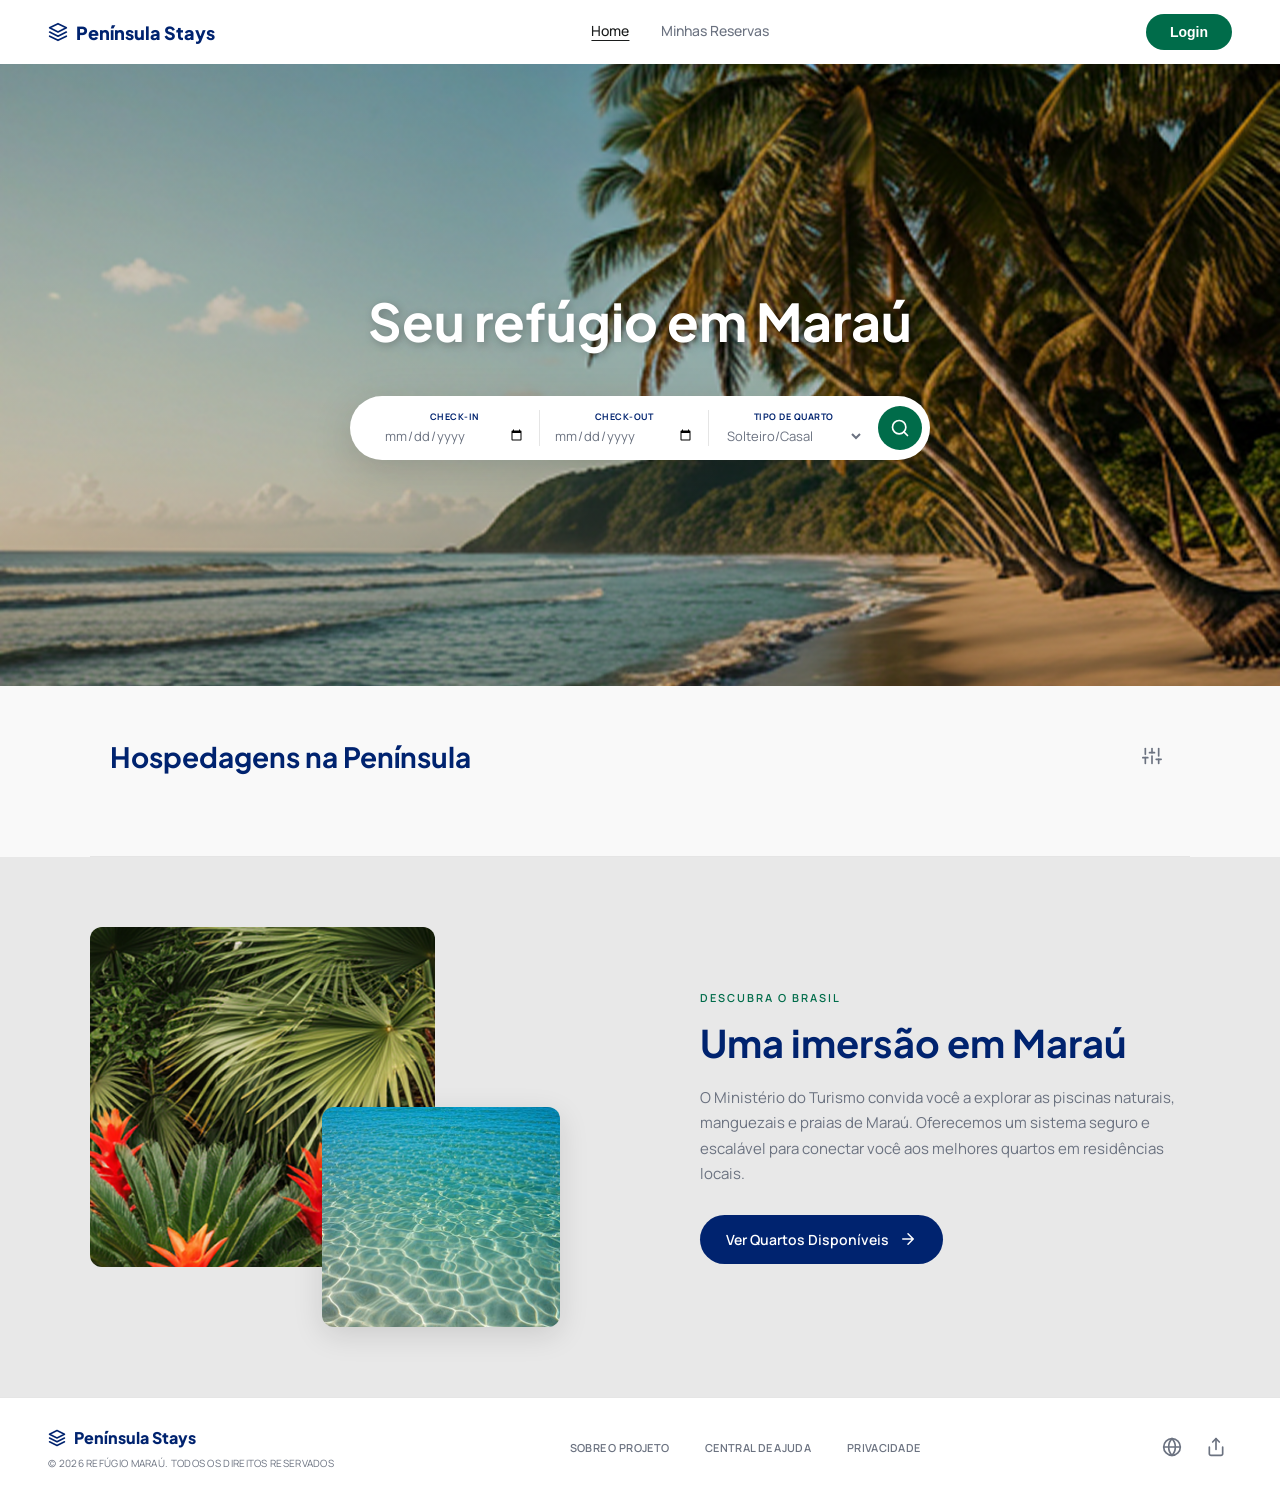
<file: docs/frontEnd/index.html>
<!DOCTYPE html>
<html lang="pt-BR">
<head>
    <meta charset="UTF-8">
    <meta name="viewport" content="width=device-width, initial-scale=1.0">
    <title>Península Stays | Hospedagem em Maraú</title>
    <link rel="stylesheet" href="style.css">
    <link href="https://fonts.googleapis.com/css2?family=Manrope:wght@400;500;600;700&family=Plus+Jakarta+Sans:wght@600;700;800&display=swap" rel="stylesheet">
</head>
<body>

    <!-- HEADER -->
    <header class="header">
        <div class="logo">
            <svg class="logo-icon" width="20" height="20" viewBox="0 0 24 24" fill="none" xmlns="http://www.w3.org/2000/svg">
                <path d="M12 2L2 7L12 12L22 7L12 2Z" stroke="currentColor" stroke-width="2" stroke-linecap="round" stroke-linejoin="round"/>
                <path d="M2 17L12 22L22 17" stroke="currentColor" stroke-width="2" stroke-linecap="round" stroke-linejoin="round"/>
                <path d="M2 12L12 17L22 12" stroke="currentColor" stroke-width="2" stroke-linecap="round" stroke-linejoin="round"/>
            </svg>
            <span>Península Stays</span>
        </div>
        <nav class="nav-menu">
            <a href="index.html" class="ativo">Home</a>
            <a href="reservas.html">Minhas Reservas</a>
        </nav>
        <button class="btn-login">Login</button>
    </header>

    <!-- HERO SECTION -->
    <section class="hero">
        <div class="hero-content">
            <h1>Seu refúgio em Maraú</h1>
            
            <div class="search-bar">
                <div class="search-field">
                    <label>CHECK-IN</label>
                    <input type="text" placeholder="Adicionar Data">
                </div>
                <div class="divisor"></div>
                <div class="search-field">
                    <label>CHECK-OUT</label>
                    <input type="text" placeholder="Adicionar Data">
                </div>
                <div class="divisor"></div>
                <div class="search-field">
                    <label>TIPO DE QUARTO</label>
                    <select>
                        <option>Solteiro/Casal</option>
                        <option>Solteiro</option>
                        <option>Casal</option>
                    </select>
                </div>
                <button class="btn-buscar">
                    <svg width="20" height="20" viewBox="0 0 24 24" fill="none" xmlns="http://www.w3.org/2000/svg">
                        <circle cx="11" cy="11" r="8" stroke="white" stroke-width="2"/>
                        <path d="M21 21L16.65 16.65" stroke="white" stroke-width="2" stroke-linecap="round"/>
                    </svg>
                </button>
            </div>
        </div>
    </section>

    <!-- QUARTOS SECTION -->
    <section class="quartos-section">
        <div class="quartos-header">
            <h2>Hospedagens na Península</h2>
            <button class="btn-filtro">
                <svg width="20" height="20" viewBox="0 0 24 24" fill="none" xmlns="http://www.w3.org/2000/svg">
                    <line x1="4" y1="21" x2="4" y2="14" stroke="currentColor" stroke-width="2" stroke-linecap="round"/>
                    <line x1="4" y1="10" x2="4" y2="3" stroke="currentColor" stroke-width="2" stroke-linecap="round"/>
                    <line x1="12" y1="21" x2="12" y2="12" stroke="currentColor" stroke-width="2" stroke-linecap="round"/>
                    <line x1="12" y1="8" x2="12" y2="3" stroke="currentColor" stroke-width="2" stroke-linecap="round"/>
                    <line x1="20" y1="21" x2="20" y2="16" stroke="currentColor" stroke-width="2" stroke-linecap="round"/>
                    <line x1="20" y1="12" x2="20" y2="3" stroke="currentColor" stroke-width="2" stroke-linecap="round"/>
                    <line x1="1" y1="14" x2="7" y2="14" stroke="currentColor" stroke-width="2" stroke-linecap="round"/>
                    <line x1="9" y1="8" x2="15" y2="8" stroke="currentColor" stroke-width="2" stroke-linecap="round"/>
                    <line x1="17" y1="16" x2="23" y2="16" stroke="currentColor" stroke-width="2" stroke-linecap="round"/>
                </svg>
            </button>
        </div>
        <div class="grid-quartos" id="gridQuartos"></div>
    </section>

    <!-- DIVISOR -->
    <div class="section-divider"></div>

    <!-- DESCUBRA SECTION -->
    <section class="descubra-section">
        <div class="descubra-container">
            <div class="descubra-images">
                <div class="image-principal">
                    <img src="../img/fotodeplanta.png" alt="Plantas tropicais">
                </div>
                <div class="image-secundaria">
                    <img src="../img/Fotodeplanta2.png" alt="Água cristalina">
                </div>
            </div>
            <div class="descubra-content">
                <span class="descubra-label">DESCUBRA O BRASIL</span>
                <h2>Uma imersão em Maraú</h2>
                <p>O Ministério do Turismo convida você a explorar as piscinas naturais, manguezais e praias de Maraú. Oferecemos um sistema seguro e escalável para conectar você aos melhores quartos em residências locais.</p>
                <a href="#" class="btn-ver-quartos">
                    Ver Quartos Disponíveis
                    <svg width="18" height="18" viewBox="0 0 24 24" fill="none" xmlns="http://www.w3.org/2000/svg">
                        <path d="M5 12H19M19 12L12 5M19 12L12 19" stroke="currentColor" stroke-width="2" stroke-linecap="round" stroke-linejoin="round"/>
                    </svg>
                </a>
            </div>
        </div>
    </section>

    <!-- FOOTER -->
    <footer class="footer">
        <div class="footer-left">
            <div class="footer-logo">
                <svg class="logo-icon" width="18" height="18" viewBox="0 0 24 24" fill="none" xmlns="http://www.w3.org/2000/svg">
                    <path d="M12 2L2 7L12 12L22 7L12 2Z" stroke="currentColor" stroke-width="2" stroke-linecap="round" stroke-linejoin="round"/>
                    <path d="M2 17L12 22L22 17" stroke="currentColor" stroke-width="2" stroke-linecap="round" stroke-linejoin="round"/>
                    <path d="M2 12L12 17L22 12" stroke="currentColor" stroke-width="2" stroke-linecap="round" stroke-linejoin="round"/>
                </svg>
                <span>Península Stays</span>
            </div>
            <p class="footer-copy">© 2026 REFÚGIO MARAÚ. TODOS OS DIREITOS RESERVADOS</p>
        </div>
        <div class="footer-center">
            <a href="#">SOBRE O PROJETO</a>
            <a href="#">CENTRAL DE AJUDA</a>
            <a href="#">PRIVACIDADE</a>
        </div>
        <div class="footer-right">
            <button class="btn-icon">
                <svg width="20" height="20" viewBox="0 0 24 24" fill="none" xmlns="http://www.w3.org/2000/svg">
                    <circle cx="12" cy="12" r="10" stroke="currentColor" stroke-width="2"/>
                    <path d="M2 12H22M12 2C14.5 4.5 16 8 16 12C16 16 14.5 19.5 12 22C9.5 19.5 8 16 8 12C8 8 9.5 4.5 12 2Z" stroke="currentColor" stroke-width="2"/>
                </svg>
            </button>
            <button class="btn-icon">
                <svg width="20" height="20" viewBox="0 0 24 24" fill="none" xmlns="http://www.w3.org/2000/svg">
                    <path d="M4 12V20C4 20.5304 4.21071 21.0391 4.58579 21.4142C4.96086 21.7893 5.46957 22 6 22H18C18.5304 22 19.0391 21.7893 19.4142 21.4142C19.7893 21.0391 20 20.5304 20 20V12" stroke="currentColor" stroke-width="2" stroke-linecap="round" stroke-linejoin="round"/>
                    <polyline points="16 6 12 2 8 6" stroke="currentColor" stroke-width="2" stroke-linecap="round" stroke-linejoin="round"/>
                    <line x1="12" y1="2" x2="12" y2="15" stroke="currentColor" stroke-width="2" stroke-linecap="round" stroke-linejoin="round"/>
                </svg>
            </button>
        </div>
    </footer>

<script src="js/api.js"></script>
<script src="js/app.js"></script>
<script src="js/home.js"></script>
</body>
</html>
</content>
</invoke>
</file>
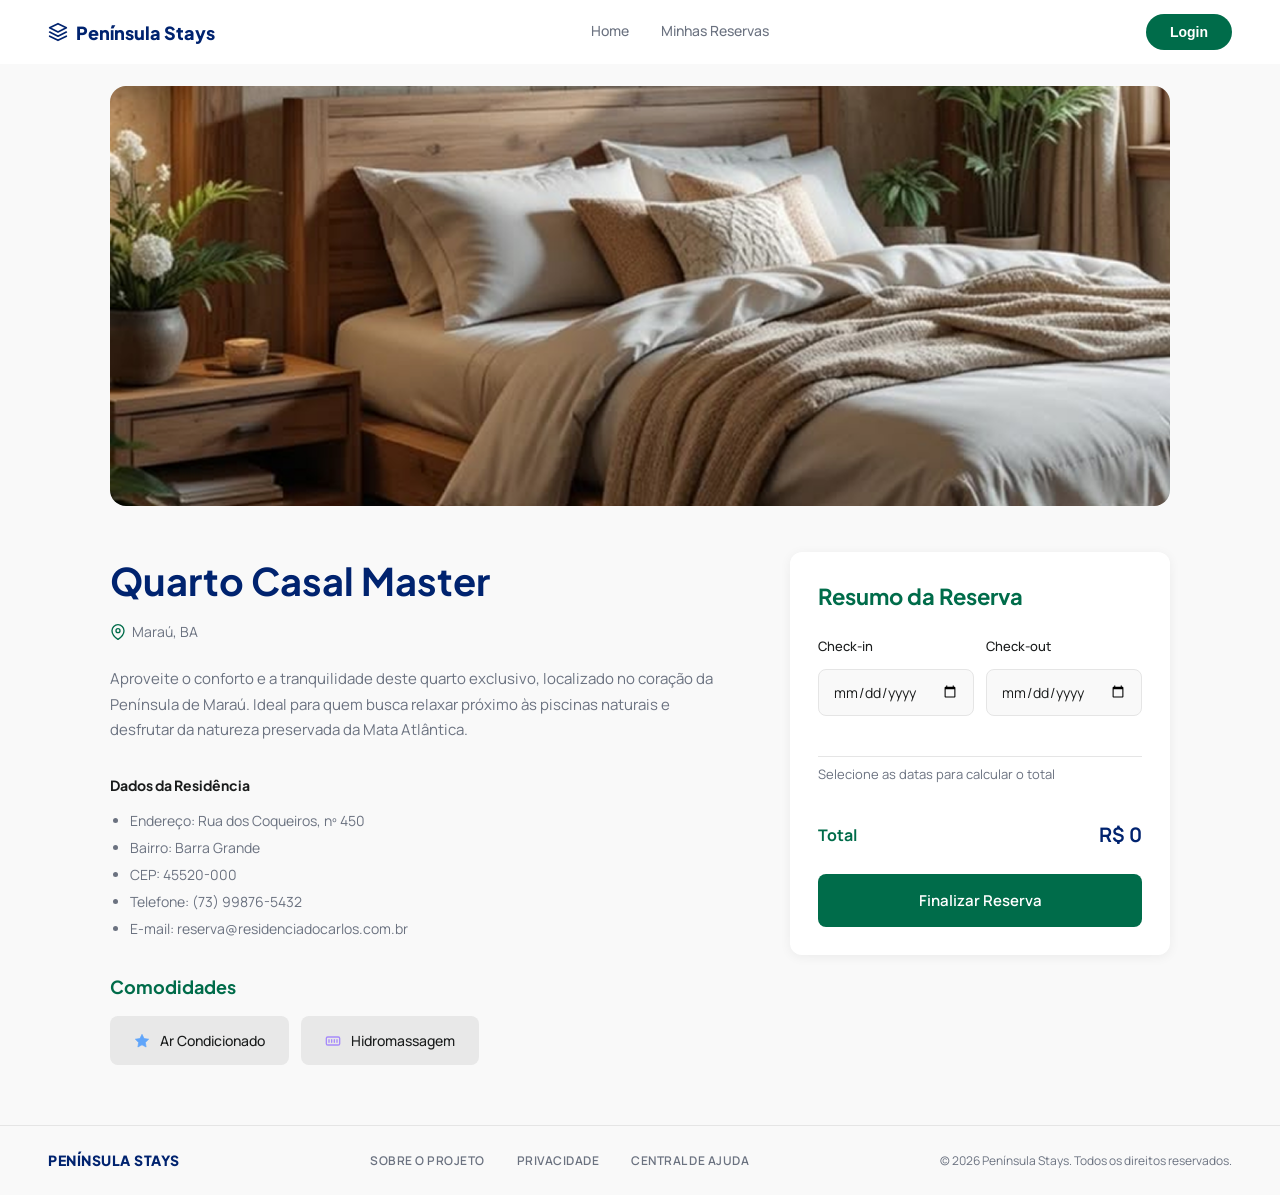
<file: docs/frontEnd/acomodacoes.html>
<!DOCTYPE html>
<html lang="pt-BR">
<head>
    <meta charset="UTF-8">
    <meta name="viewport" content="width=device-width, initial-scale=1.0">
    <title>Quarto Casal Master | Península Stays</title>
    <link rel="stylesheet" href="style.css">
    <link rel="stylesheet" href="acomodacoes.css">
    <link href="https://fonts.googleapis.com/css2?family=Manrope:wght@400;500;600;700&family=Plus+Jakarta+Sans:wght@600;700;800&display=swap" rel="stylesheet">
</head>
<body class="page-acomodacoes">

    <!-- HEADER -->
    <header class="header">
        <div class="logo">
            <svg class="logo-icon" width="20" height="20" viewBox="0 0 24 24" fill="none" xmlns="http://www.w3.org/2000/svg">
                <path d="M12 2L2 7L12 12L22 7L12 2Z" stroke="currentColor" stroke-width="2" stroke-linecap="round" stroke-linejoin="round"/>
                <path d="M2 17L12 22L22 17" stroke="currentColor" stroke-width="2" stroke-linecap="round" stroke-linejoin="round"/>
                <path d="M2 12L12 17L22 12" stroke="currentColor" stroke-width="2" stroke-linecap="round" stroke-linejoin="round"/>
            </svg>
            <span>Península Stays</span>
        </div>
        <nav class="nav-menu">
            <a href="index.html">Home</a>
            <a href="reservas.html">Minhas Reservas</a>
        </nav>
        <button class="btn-login">Login</button>
    </header>

    <!-- MAIN CONTENT -->
    <main class="acomodacao-main">
        <!-- IMAGEM DO QUARTO -->
        <div class="quarto-imagem-container">
            <img src="../img/foto%20do%20quarto.png" alt="Quarto Casal Master" class="quarto-imagem">
        </div>

        <!-- CONTEÚDO -->
        <div class="acomodacao-content">
            <!-- COLUNA ESQUERDA - INFORMAÇÕES -->
            <div class="info-coluna">
                <h1 class="quarto-titulo">Quarto Casal Master</h1>
                
                <div class="localizacao">
                    <svg width="16" height="16" viewBox="0 0 24 24" fill="none" xmlns="http://www.w3.org/2000/svg">
                        <path d="M21 10C21 17 12 23 12 23C12 23 3 17 3 10C3 7.61305 3.94821 5.32387 5.63604 3.63604C7.32387 1.94821 9.61305 1 12 1C14.3869 1 16.6761 1.94821 18.364 3.63604C20.0518 5.32387 21 7.61305 21 10Z" stroke="#006c4a" stroke-width="2" stroke-linecap="round" stroke-linejoin="round"/>
                        <circle cx="12" cy="10" r="3" stroke="#006c4a" stroke-width="2"/>
                    </svg>
                    <span>Maraú, BA</span>
                </div>

                <p class="quarto-descricao">
                    Aproveite o conforto e a tranquilidade deste quarto exclusivo, localizado no coração da Península de Maraú. Ideal para quem busca relaxar próximo às piscinas naturais e desfrutar da natureza preservada da Mata Atlântica.
                </p>

                <div class="dados-residencia">
                    <h3>Dados da Residência</h3>
                    <ul>
                        <li>Endereço: Rua dos Coqueiros, nº 450</li>
                        <li>Bairro: Barra Grande</li>
                        <li>CEP: 45520-000</li>
                        <li>Telefone: (73) 99876-5432</li>
                        <li>E-mail: reserva@residenciadocarlos.com.br</li>
                    </ul>
                </div>

                <div class="comodidades">
                    <h3>Comodidades</h3>
                    <div class="comodidades-tags">
                        <span class="comodidade-tag">
                            <svg width="16" height="16" viewBox="0 0 24 24" fill="none" xmlns="http://www.w3.org/2000/svg">
                                <path d="M12 2L15.09 8.26L22 9.27L17 14.14L18.18 21.02L12 17.77L5.82 21.02L7 14.14L2 9.27L8.91 8.26L12 2Z" fill="#60a5fa" stroke="#60a5fa" stroke-width="1"/>
                            </svg>
                            Ar Condicionado
                        </span>
                        <span class="comodidade-tag">
                            <svg width="16" height="16" viewBox="0 0 24 24" fill="none" xmlns="http://www.w3.org/2000/svg">
                                <rect x="2" y="6" width="20" height="12" rx="2" stroke="#a78bfa" stroke-width="2"/>
                                <path d="M6 10V14M10 10V14M14 10V14M18 10V14" stroke="#a78bfa" stroke-width="2" stroke-linecap="round"/>
                            </svg>
                            Hidromassagem
                        </span>
                    </div>
                </div>
            </div>

            <!-- COLUNA DIREITA - FORMULÁRIO DE RESERVA -->
            <div class="reserva-coluna">
                <div class="reserva-card">
                    <h2 class="reserva-titulo">Resumo da Reserva</h2>
                    
                    <form class="reserva-form" id="reservaForm">
                        <div class="form-row">
                            <div class="form-group">
                                <label>Check-in</label>
                                <input type="date" placeholder="dia / mês / ano">
                            </div>
                            <div class="form-group">
                                <label>Check-out</label>
                                <input type="date" placeholder="dia / mês / ano">
                            </div>
                        </div>

                        <div class="reserva-info">
                            <p>Selecione as datas para calcular o total</p>
                        </div>

                        <div class="reserva-total">
                            <span class="total-label">Total</span>
                            <span class="total-valor" id="totalValor">R$ 0</span>
                        </div>

                        <button type="submit" class="btn-finalizar">Finalizar Reserva</button>
                    </form>
                </div>
            </div>
        </div>
    </main>

    <!-- FOOTER -->
    <footer class="footer footer-acomodacoes">
        <div class="footer-left">
            <div class="footer-logo">
                <span>PENÍNSULA STAYS</span>
            </div>
        </div>
        <div class="footer-center">
            <a href="#">SOBRE O PROJETO</a>
            <a href="#">PRIVACIDADE</a>
            <a href="#">CENTRAL DE AJUDA</a>
        </div>
        <div class="footer-right">
            <p class="footer-copy-right">© 2026 Península Stays. Todos os direitos reservados.</p>
        </div>
    </footer>

<script src="js/api.js"></script>
<script src="js/app.js"></script>
<script src="js/acomodacoes.js"></script>
</body>
</html>
</file>
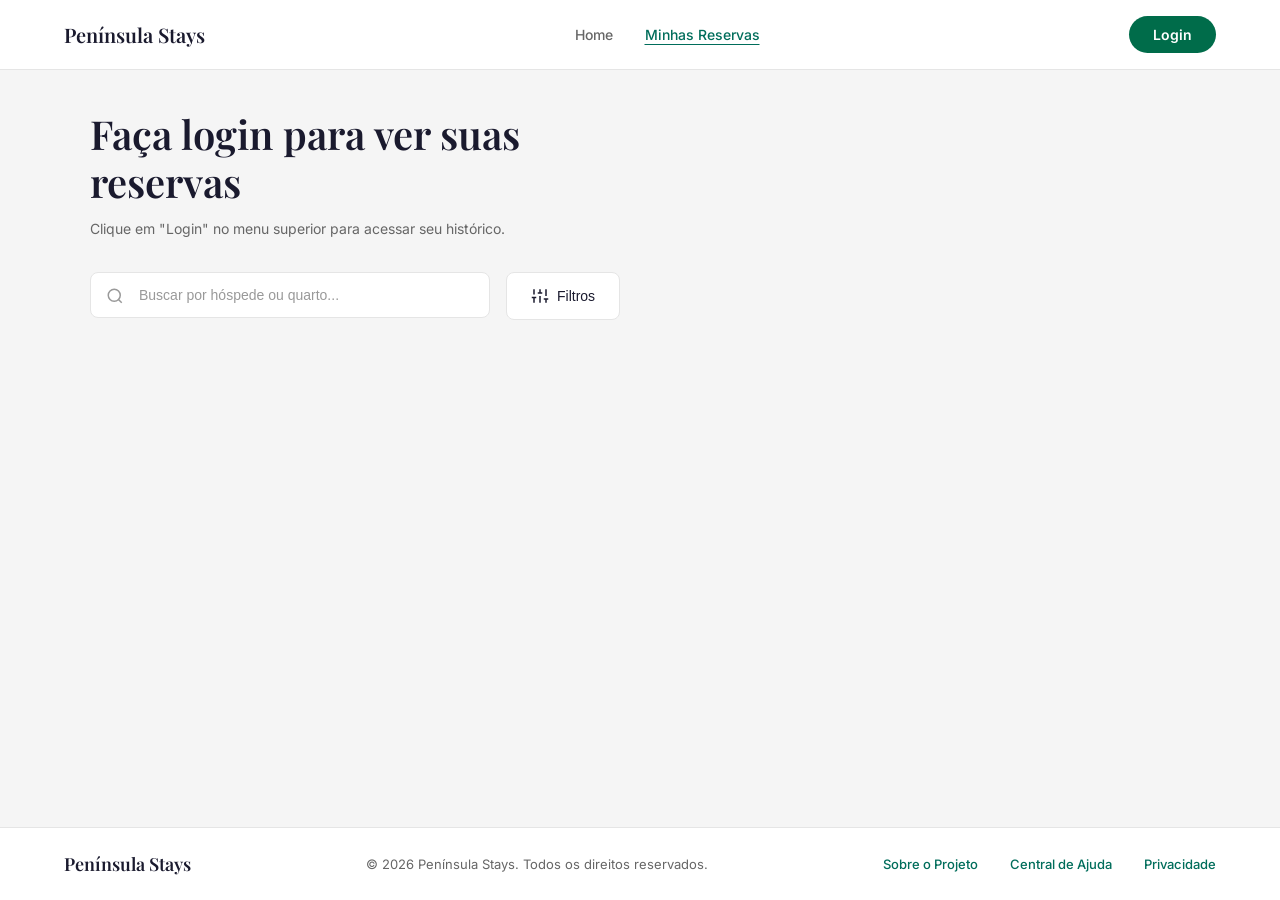
<file: docs/frontEnd/reservas.html>
<!DOCTYPE html>
<html lang="pt-BR">
<head>
    <meta charset="UTF-8">
    <meta name="viewport" content="width=device-width, initial-scale=1.0">
    <title>Minhas Reservas - Península Stays</title>
    <link rel="stylesheet" href="reservas.css">
    <link href="https://fonts.googleapis.com/css2?family=Playfair+Display:wght@400;500;600;700&family=Inter:wght@400;500;600;700&display=swap" rel="stylesheet">
</head>
<body>
    <header class="header">
        <div class="header-container">
            <a href="index.html" class="logo">Península Stays</a>
            <nav class="nav-menu">
                <a href="index.html">Home</a>
                <a href="reservas.html" class="ativo">Minhas Reservas</a>
            </nav>
            <div class="header-actions">
                <button class="btn-login" style="background-color:#006c4a;color:#fff;border:none;padding:10px 24px;border-radius:25px;font-weight:600;font-size:14px;cursor:pointer;font-family:'Inter',sans-serif;">Login</button>
            </div>
        </div>
    </header>

    <main class="main-content">
        <div class="dashboard-container">
            <div class="dashboard-header">
                <div class="dashboard-info">
                    <h1 class="dashboard-title">Histórico de Hospedagens</h1>
                    <p class="dashboard-description">Monitore o fluxo de hóspedes e a performance das suas propriedades com curadoria detalhada.</p>
                </div>
                <div class="stats-cards">
                    <div class="stat-card">
                        <span class="stat-label">RECEITA TOTAL</span>
                        <span class="stat-value">R$ 42.850,00</span>
                    </div>
                    <div class="stat-card">
                        <span class="stat-label">OCUPAÇÃO</span>
                        <span class="stat-value stat-percentage">94%</span>
                    </div>
                </div>
            </div>

            <div class="search-section">
                <div class="search-bar">
                    <svg class="search-icon" width="18" height="18" viewBox="0 0 24 24" fill="none" stroke="currentColor" stroke-width="2">
                        <circle cx="11" cy="11" r="8"></circle>
                        <path d="m21 21-4.35-4.35"></path>
                    </svg>
                    <input type="text" placeholder="Buscar por hóspede ou quarto...">
                </div>
                <button class="filter-btn">
                    <svg width="18" height="18" viewBox="0 0 24 24" fill="none" stroke="currentColor" stroke-width="2">
                        <line x1="4" y1="21" x2="4" y2="14"></line>
                        <line x1="4" y1="10" x2="4" y2="3"></line>
                        <line x1="12" y1="21" x2="12" y2="12"></line>
                        <line x1="12" y1="8" x2="12" y2="3"></line>
                        <line x1="20" y1="21" x2="20" y2="16"></line>
                        <line x1="20" y1="12" x2="20" y2="3"></line>
                        <line x1="1" y1="14" x2="7" y2="14"></line>
                        <line x1="9" y1="8" x2="15" y2="8"></line>
                        <line x1="17" y1="16" x2="23" y2="16"></line>
                    </svg>
                    Filtros
                </button>
            </div>

            <div class="reservations-list">
                <!-- Reserva 1 -->
                <div class="reservation-card">
                    <img src="../img/quartoreserva1.png" alt="Suíte Master Atlântica" class="reservation-image">
                    <div class="reservation-info">
                        <div class="info-column">
                            <span class="info-label">HÓSPEDE</span>
                            <span class="info-value guest-name">Eduardo Mendonça</span>
                        </div>
                        <div class="info-column">
                            <span class="info-label">ACOMODAÇÃO</span>
                            <span class="info-value">Suíte Master Atlântica</span>
                            <span class="info-subvalue">Quarto Solteiro</span>
                        </div>
                        <div class="info-column">
                            <span class="info-label">PERÍODO</span>
                            <span class="info-value">12 - 18 Out, 2026</span>
                            <span class="info-subvalue">6 Noites</span>
                        </div>
                        <div class="info-column">
                            <span class="info-label">VALOR FINAL.</span>
                            <span class="info-value price">R$ 8.420,00</span>
                        </div>
                    </div>
                    <div class="reservation-actions">
                        <span class="status-badge confirmed">Confirmado</span>
                        <button class="more-btn" aria-label="Mais opções">
                            <svg width="20" height="20" viewBox="0 0 24 24" fill="currentColor">
                                <circle cx="12" cy="5" r="2"></circle>
                                <circle cx="12" cy="12" r="2"></circle>
                                <circle cx="12" cy="19" r="2"></circle>
                            </svg>
                        </button>
                    </div>
                </div>

                <!-- Reserva 2 -->
                <div class="reservation-card">
                    <img src="../img/quartoreserva2.png" alt="Bangalô da Mata" class="reservation-image">
                    <div class="reservation-info">
                        <div class="info-column">
                            <span class="info-label">HÓSPEDE</span>
                            <span class="info-value guest-name">Mariana Costa</span>
                        </div>
                        <div class="info-column">
                            <span class="info-label">ACOMODAÇÃO</span>
                            <span class="info-value">Bangalô da Mata</span>
                            <span class="info-subvalue">Quarto Casal</span>
                        </div>
                        <div class="info-column">
                            <span class="info-label">PERÍODO</span>
                            <span class="info-value">08 - 11 Out, 2026</span>
                            <span class="info-subvalue">3 Noites</span>
                        </div>
                        <div class="info-column">
                            <span class="info-label">VALOR FINAL.</span>
                            <span class="info-value price">R$ 3.150,00</span>
                        </div>
                    </div>
                    <div class="reservation-actions">
                        <span class="status-badge confirmed">Confirmado</span>
                        <button class="more-btn" aria-label="Mais opções">
                            <svg width="20" height="20" viewBox="0 0 24 24" fill="currentColor">
                                <circle cx="12" cy="5" r="2"></circle>
                                <circle cx="12" cy="12" r="2"></circle>
                                <circle cx="12" cy="19" r="2"></circle>
                            </svg>
                        </button>
                    </div>
                </div>

                <!-- Reserva 3 -->
                <div class="reservation-card">
                    <img src="../img/quartoreserva3.png" alt="Loft Jardim Botânico" class="reservation-image">
                    <div class="reservation-info">
                        <div class="info-column">
                            <span class="info-label">HÓSPEDE</span>
                            <span class="info-value guest-name">Robert Wilkinson</span>
                        </div>
                        <div class="info-column">
                            <span class="info-label">ACOMODAÇÃO</span>
                            <span class="info-value">Loft Jardim Botânico</span>
                            <span class="info-subvalue">Quarto Casal</span>
                        </div>
                        <div class="info-column">
                            <span class="info-label">PERÍODO</span>
                            <span class="info-value">05 - 12 Out, 2026</span>
                            <span class="info-subvalue">7 Noites</span>
                        </div>
                        <div class="info-column">
                            <span class="info-label">VALOR FINAL.</span>
                            <span class="info-value price">R$ 5.800,00</span>
                        </div>
                    </div>
                    <div class="reservation-actions">
                        <span class="status-badge confirmed">Confirmado</span>
                        <button class="more-btn" aria-label="Mais opções">
                            <svg width="20" height="20" viewBox="0 0 24 24" fill="currentColor">
                                <circle cx="12" cy="5" r="2"></circle>
                                <circle cx="12" cy="12" r="2"></circle>
                                <circle cx="12" cy="19" r="2"></circle>
                            </svg>
                        </button>
                    </div>
                </div>
            </div>

            <div class="pagination-section">
                <span class="pagination-info">Mostrando 3 de 48 reservas recentes</span>
                <div class="pagination">
                    <button class="page-btn prev" aria-label="Página anterior">
                        <svg width="16" height="16" viewBox="0 0 24 24" fill="none" stroke="currentColor" stroke-width="2">
                            <polyline points="15 18 9 12 15 6"></polyline>
                        </svg>
                    </button>
                    <button class="page-btn active">1</button>
                    <button class="page-btn">2</button>
                    <button class="page-btn">3</button>
                    <button class="page-btn next" aria-label="Próxima página">
                        <svg width="16" height="16" viewBox="0 0 24 24" fill="none" stroke="currentColor" stroke-width="2">
                            <polyline points="9 18 15 12 9 6"></polyline>
                        </svg>
                    </button>
                </div>
            </div>
        </div>
    </main>

    <footer class="footer">
        <div class="footer-container">
            <span class="footer-logo">Península Stays</span>
            <span class="footer-copyright">© 2026 Península Stays. Todos os direitos reservados.</span>
            <nav class="footer-links">
                <a href="#">Sobre o Projeto</a>
                <a href="#">Central de Ajuda</a>
                <a href="#">Privacidade</a>
            </nav>
        </div>
    </footer>
<script src="js/api.js"></script>
<script src="js/app.js"></script>
<script src="js/reservas.js"></script>
</body>
</html>
</file>
<file: docs/frontEnd/style.css>
/* RESET BÁSICO E VARIÁVEIS */
:root {
    --azul-marinho: #00236f;
    --verde-mata: #006c4a;
    --fundo-cinza: #f9f9f9;
    --fundo-descubra: #e8e8e8;
    --texto-escuro: #1a1c1c;
    --texto-claro: #6b7280;
    --branco: #ffffff;
    --borda-clara: #e5e5e5;
}

* {
    margin: 0;
    padding: 0;
    box-sizing: border-box;
}

html {
    scroll-behavior: smooth;
}

body {
    font-family: 'Manrope', sans-serif;
    background-color: var(--fundo-cinza);
    color: var(--texto-escuro);
    line-height: 1.5;
}

h1, h2, h3, .logo span, .footer-logo span {
    font-family: 'Plus Jakarta Sans', sans-serif;
}

/* CABEÇALHO */
.header {
    display: flex;
    justify-content: space-between;
    align-items: center;
    padding: 14px 48px;
    background-color: var(--branco);
    position: fixed;
    width: 100%;
    top: 0;
    z-index: 100;
}

.logo {
    display: flex;
    align-items: center;
    gap: 8px;
    font-size: 18px;
    font-weight: 800;
    color: var(--azul-marinho);
    text-decoration: none;
}

.logo-icon {
    color: var(--azul-marinho);
}

.nav-menu {
    display: flex;
    gap: 32px;
}

.nav-menu a {
    text-decoration: none;
    color: var(--texto-claro);
    font-weight: 500;
    font-size: 14px;
    transition: color 0.3s;
    padding-bottom: 4px;
}

.nav-menu a.ativo {
    color: var(--texto-escuro);
    text-decoration: underline;
    text-underline-offset: 4px;
}

.nav-menu a:hover {
    color: var(--texto-escuro);
}

.btn-login {
    background-color: var(--verde-mata);
    color: var(--branco);
    border: none;
    padding: 10px 24px;
    border-radius: 25px;
    font-weight: 600;
    font-size: 14px;
    cursor: pointer;
    transition: background-color 0.3s;
}

.btn-login:hover {
    background-color: #005a3d;
}

/* HERO SECTION */
.hero {
    height: 70vh;
    min-height: 480px;
    background: linear-gradient(rgba(0,0,0,0.15), rgba(0,0,0,0.25)), 
                url('../img/Palmeras.png') center/cover no-repeat;
    display: flex;
    align-items: center;
    justify-content: center;
    margin-top: 56px;
    padding: 0 20px;
}

.hero-content {
    text-align: center;
    width: 100%;
    max-width: 680px;
}

.hero-content h1 {
    color: var(--branco);
    font-size: 52px;
    font-weight: 700;
    margin-bottom: 36px;
    text-shadow: 2px 2px 8px rgba(0,0,0,0.25);
}

.search-bar {
    background: var(--branco);
    padding: 6px 8px 6px 20px;
    border-radius: 50px;
    display: flex;
    align-items: center;
    box-shadow: 0 10px 40px rgba(0,0,0,0.15);
    max-width: 580px;
    margin: 0 auto;
}

.search-field {
    display: flex;
    flex-direction: column;
    padding: 8px 14px;
    flex: 1;
    min-width: 110px;
}

.search-field label {
    font-size: 9px;
    font-weight: 700;
    text-transform: uppercase;
    color: var(--azul-marinho);
    letter-spacing: 0.5px;
    margin-bottom: 2px;
}

.search-field input,
.search-field select {
    border: none;
    outline: none;
    font-size: 13px;
    font-family: 'Manrope', sans-serif;
    color: var(--texto-claro);
    background: transparent;
    cursor: pointer;
}

.search-field input::placeholder {
    color: var(--texto-claro);
}

.divisor {
    width: 1px;
    height: 36px;
    background-color: var(--borda-clara);
    flex-shrink: 0;
}

.btn-buscar {
    background-color: var(--verde-mata);
    color: var(--branco);
    border: none;
    width: 44px;
    height: 44px;
    border-radius: 50%;
    display: flex;
    align-items: center;
    justify-content: center;
    cursor: pointer;
    flex-shrink: 0;
    transition: background-color 0.3s;
}

.btn-buscar:hover {
    background-color: #005a3d;
}

/* QUARTOS SECTION */
.quartos-section {
    max-width: 1100px;
    margin: 0 auto;
    padding: 50px 20px;
}

.quartos-header {
    display: flex;
    justify-content: space-between;
    align-items: center;
    margin-bottom: 28px;
}

.quartos-section h2 {
    color: var(--azul-marinho);
    font-size: 28px;
    font-weight: 700;
}

.btn-filtro {
    background: none;
    border: none;
    color: var(--texto-claro);
    cursor: pointer;
    padding: 8px;
    transition: color 0.3s;
}

.btn-filtro:hover {
    color: var(--azul-marinho);
}

.grid-quartos {
    display: grid;
    grid-template-columns: repeat(3, 1fr);
    gap: 20px;
}

.card-quarto {
    background: transparent;
}

.card-image-container {
    position: relative;
    height: 260px;
    overflow: hidden;
    border-radius: 16px;
    margin-bottom: 12px;
}

.card-image-container img {
    width: 100%;
    height: 100%;
    object-fit: cover;
}

.btn-favorito {
    position: absolute;
    top: 14px;
    right: 14px;
    background: rgba(255, 255, 255, 0.25);
    -webkit-backdrop-filter: blur(4px);
    backdrop-filter: blur(4px);
    border: none;
    width: 32px;
    height: 32px;
    border-radius: 50%;
    display: flex;
    align-items: center;
    justify-content: center;
    cursor: pointer;
    color: var(--branco);
    transition: all 0.3s;
}

.btn-favorito:hover {
    background: rgba(255, 255, 255, 0.4);
}

.btn-favorito.favorito-ativo {
    color: var(--branco);
}

.card-info {
    padding: 4px 0;
}

.card-info-header {
    display: flex;
    justify-content: space-between;
    align-items: flex-start;
    margin-bottom: 2px;
}

.card-info h3 {
    color: var(--azul-marinho);
    font-size: 16px;
    font-weight: 700;
}

.preco-container {
    text-align: right;
}

.preco {
    color: var(--verde-mata);
    font-size: 16px;
    font-weight: 700;
}

.diaria {
    display: block;
    font-size: 9px;
    color: var(--texto-claro);
    text-transform: uppercase;
    letter-spacing: 0.3px;
}

.subtitulo {
    color: var(--texto-claro);
    font-size: 12px;
    margin-bottom: 10px;
}

.tags {
    display: flex;
    gap: 6px;
    flex-wrap: wrap;
}

.tag {
    background: var(--borda-clara);
    color: var(--texto-escuro);
    font-size: 11px;
    padding: 5px 10px;
    border-radius: 16px;
    font-weight: 500;
    display: flex;
    align-items: center;
    gap: 4px;
}

.tag-icon {
    color: #3b82f6;
    font-size: 10px;
}

.tag-icon-hidro {
    width: 12px;
    height: 12px;
    background: #8b5cf6;
    border-radius: 50%;
}

/* SECTION DIVIDER */
.section-divider {
    max-width: 1100px;
    margin: 0 auto;
    height: 1px;
    background-color: var(--borda-clara);
}

/* DESCUBRA SECTION */
.descubra-section {
    background-color: var(--fundo-descubra);
    padding: 70px 20px;
}

.descubra-container {
    max-width: 1100px;
    margin: 0 auto;
    display: grid;
    grid-template-columns: 1fr 1fr;
    gap: 40px;
    align-items: center;
}

.descubra-images {
    position: relative;
    height: 400px;
}

.image-principal {
    position: absolute;
    top: 0;
    left: 0;
    width: 65%;
    height: 85%;
    border-radius: 12px;
    overflow: hidden;
}

.image-principal img {
    width: 100%;
    height: 100%;
    object-fit: cover;
}

.image-secundaria {
    position: absolute;
    bottom: 0;
    right: 60px;
    width: 45%;
    height: 55%;
    border-radius: 12px;
    overflow: hidden;
    box-shadow: 0 8px 30px rgba(0,0,0,0.12);
}

.image-secundaria img {
    width: 100%;
    height: 100%;
    object-fit: cover;
}

.descubra-content {
    padding-left: 40px;
}

.descubra-label {
    font-size: 11px;
    font-weight: 600;
    color: var(--verde-mata);
    letter-spacing: 2px;
    text-transform: uppercase;
    margin-bottom: 14px;
    display: block;
}

.descubra-content h2 {
    color: var(--azul-marinho);
    font-size: 38px;
    font-weight: 700;
    line-height: 1.15;
    margin-bottom: 20px;
}

.descubra-content p {
    color: var(--texto-claro);
    font-size: 15px;
    line-height: 1.7;
    margin-bottom: 28px;
}

.btn-ver-quartos {
    display: inline-flex;
    align-items: center;
    gap: 10px;
    background-color: var(--azul-marinho);
    color: var(--branco);
    text-decoration: none;
    padding: 14px 26px;
    border-radius: 30px;
    font-weight: 600;
    font-size: 14px;
    transition: background-color 0.3s;
}

.btn-ver-quartos:hover {
    background-color: #001a52;
}

/* FOOTER */
.footer {
    display: flex;
    justify-content: space-between;
    align-items: center;
    padding: 28px 48px;
    background-color: var(--branco);
    border-top: 1px solid var(--borda-clara);
}

.footer-left {
    display: flex;
    flex-direction: column;
    gap: 6px;
}

.footer-logo {
    display: flex;
    align-items: center;
    gap: 8px;
    color: var(--azul-marinho);
    font-weight: 800;
    font-size: 16px;
}

.footer-copy {
    color: var(--texto-claro);
    font-size: 10px;
    letter-spacing: 0.3px;
}

.footer-center {
    display: flex;
    gap: 36px;
}

.footer-center a {
    color: var(--texto-claro);
    text-decoration: none;
    font-size: 11px;
    font-weight: 600;
    letter-spacing: 0.3px;
    transition: color 0.3s;
}

.footer-center a:hover {
    color: var(--verde-mata);
}

.footer-right {
    display: flex;
    gap: 12px;
}

.btn-icon {
    background: none;
    border: none;
    color: var(--texto-claro);
    cursor: pointer;
    padding: 6px;
    transition: color 0.3s;
}

.btn-icon:hover {
    color: var(--azul-marinho);
}

/* MODAL LOGIN */
.modal-overlay {
    display: none;
    position: fixed;
    inset: 0;
    z-index: 1000;
    background: rgba(0,0,0,0.5);
    align-items: center;
    justify-content: center;
}

.modal-overlay.active {
    display: flex;
}

body.modal-open {
    overflow: hidden;
}

.modal-content {
    background: var(--branco);
    border-radius: 16px;
    padding: 40px;
    width: 100%;
    max-width: 420px;
    box-shadow: 0 20px 60px rgba(0,0,0,0.2);
    position: relative;
}

.modal-close {
    position: absolute;
    top: 16px;
    right: 16px;
    background: none;
    border: none;
    font-size: 24px;
    cursor: pointer;
    color: var(--texto-claro);
    transition: color 0.3s;
}

.modal-close:hover {
    color: var(--texto-escuro);
}

.modal-content h2 {
    color: var(--azul-marinho);
    font-size: 24px;
    margin-bottom: 8px;
}

.modal-content h3 {
    color: var(--azul-marinho);
    font-size: 20px;
    margin-bottom: 16px;
}

.modal-content p {
    color: var(--texto-claro);
    font-size: 14px;
    margin-bottom: 24px;
}

.form-group {
    margin-bottom: 16px;
}

.form-group label {
    display: block;
    font-size: 13px;
    font-weight: 600;
    color: var(--texto-escuro);
    margin-bottom: 6px;
}

.form-group input {
    width: 100%;
    padding: 12px 14px;
    border: 1px solid var(--borda-clara);
    border-radius: 8px;
    font-size: 14px;
    font-family: 'Manrope', sans-serif;
    outline: none;
    transition: border-color 0.3s;
}

.form-group input:focus {
    border-color: var(--verde-mata);
}

.error-message {
    color: #dc2626;
    font-size: 13px;
    margin-bottom: 12px;
    display: none;
}

.btn-submit {
    width: 100%;
    background-color: var(--verde-mata);
    color: var(--branco);
    border: none;
    padding: 14px;
    border-radius: 8px;
    font-size: 15px;
    font-weight: 600;
    cursor: pointer;
    transition: background-color 0.3s;
}

.btn-submit:hover {
    background-color: #005a3d;
}

.btn-cadastrar {
    background-color: var(--azul-marinho);
}

.btn-cadastrar:hover {
    background-color: #001a52;
}

.switch-link {
    text-align: center;
    margin-top: 16px;
    font-size: 13px;
    color: var(--texto-claro);
}

.switch-link a {
    color: var(--verde-mata);
    font-weight: 600;
    text-decoration: none;
}

.switch-link a:hover {
    text-decoration: underline;
}

/* RESPONSIVO */
@media (max-width: 1024px) {
    .grid-quartos {
        grid-template-columns: repeat(2, 1fr);
    }
    
    .descubra-container {
        grid-template-columns: 1fr;
        gap: 40px;
    }
    
    .descubra-images {
        height: 320px;
    }
    
    .descubra-content {
        padding-left: 0;
        text-align: center;
    }
    
    .descubra-content h2 {
        font-size: 30px;
    }
    
    .btn-ver-quartos {
        margin: 0 auto;
    }
}

@media (max-width: 768px) {
    .header {
        padding: 14px 20px;
    }
    
    .nav-menu {
        display: none;
    }
    
    .hero {
        height: 55vh;
        margin-top: 52px;
    }
    
    .hero-content h1 {
        font-size: 32px;
    }
    
    .search-bar {
        flex-direction: column;
        border-radius: 20px;
        padding: 14px;
    }
    
    .search-field {
        width: 100%;
        padding: 10px 0;
        border-bottom: 1px solid var(--borda-clara);
    }
    
    .search-field:last-of-type {
        border-bottom: none;
    }
    
    .divisor {
        display: none;
    }
    
    .btn-buscar {
        width: 100%;
        border-radius: 25px;
        height: 44px;
        margin-top: 10px;
    }
    
    .grid-quartos {
        grid-template-columns: 1fr;
    }
    
    .quartos-section h2 {
        font-size: 22px;
    }
    
    .descubra-images {
        height: 280px;
    }
    
    .image-secundaria {
        right: 20px;
    }
    
    .footer {
        flex-direction: column;
        gap: 20px;
        text-align: center;
        padding: 24px 20px;
    }
    
    .footer-center {
        flex-direction: column;
        gap: 12px;
    }
}
</file>
<file: docs/frontEnd/acomodacoes.css>
/* PÁGINA DE ACOMODAÇÕES */
.page-acomodacoes {
    background-color: var(--fundo-cinza);
}

.acomodacao-main {
    padding-top: 56px;
}

/* IMAGEM DO QUARTO */
.quarto-imagem-container {
    width: 100%;
    max-width: 1100px;
    margin: 0 auto;
    padding: 30px 20px 0;
}

.quarto-imagem {
    width: 100%;
    height: 420px;
    object-fit: cover;
    border-radius: 16px;
}

/* CONTEÚDO PRINCIPAL */
.acomodacao-content {
    max-width: 1100px;
    margin: 0 auto;
    padding: 40px 20px 60px;
    display: grid;
    grid-template-columns: 1fr 380px;
    gap: 50px;
}

/* COLUNA ESQUERDA - INFORMAÇÕES */
.info-coluna {
    padding-right: 20px;
}

.quarto-titulo {
    font-family: 'Plus Jakarta Sans', sans-serif;
    font-size: 38px;
    font-weight: 700;
    color: var(--azul-marinho);
    margin-bottom: 12px;
}

.localizacao {
    display: flex;
    align-items: center;
    gap: 6px;
    color: var(--texto-claro);
    font-size: 14px;
    margin-bottom: 24px;
}

.localizacao svg {
    flex-shrink: 0;
}

.quarto-descricao {
    color: var(--texto-claro);
    font-size: 15px;
    line-height: 1.7;
    margin-bottom: 32px;
}

.dados-residencia {
    margin-bottom: 32px;
}

.dados-residencia h3 {
    font-family: 'Plus Jakarta Sans', sans-serif;
    font-size: 14px;
    font-weight: 700;
    color: var(--texto-escuro);
    margin-bottom: 12px;
}

.dados-residencia ul {
    list-style: disc;
    padding-left: 20px;
    color: var(--texto-claro);
    font-size: 14px;
    line-height: 1.8;
}

.dados-residencia li {
    margin-bottom: 2px;
}

/* COMODIDADES */
.comodidades h3 {
    font-family: 'Plus Jakarta Sans', sans-serif;
    font-size: 18px;
    font-weight: 700;
    color: var(--verde-mata);
    margin-bottom: 16px;
}

.comodidades-tags {
    display: flex;
    gap: 12px;
    flex-wrap: wrap;
}

.comodidade-tag {
    display: flex;
    align-items: center;
    gap: 10px;
    background-color: #e8e8e8;
    color: var(--texto-escuro);
    font-size: 14px;
    font-weight: 500;
    padding: 14px 24px;
    border-radius: 8px;
}

/* COLUNA DIREITA - FORMULÁRIO DE RESERVA */
.reserva-coluna {
    position: sticky;
    top: 80px;
    height: fit-content;
}

.reserva-card {
    background-color: var(--branco);
    border-radius: 12px;
    padding: 28px;
    box-shadow: 0 2px 12px rgba(0, 0, 0, 0.06);
}

.reserva-titulo {
    font-family: 'Plus Jakarta Sans', sans-serif;
    font-size: 22px;
    font-weight: 700;
    color: var(--verde-mata);
    margin-bottom: 24px;
}

.reserva-form {
    display: flex;
    flex-direction: column;
    gap: 16px;
}

.form-row {
    display: grid;
    grid-template-columns: 1fr 1fr;
    gap: 12px;
}

.form-group {
    display: flex;
    flex-direction: column;
    gap: 6px;
}

.form-group label {
    font-size: 13px;
    font-weight: 500;
    color: var(--texto-escuro);
}

.form-group input {
    padding: 12px 14px;
    border: 1px solid var(--borda-clara);
    border-radius: 8px;
    font-size: 14px;
    font-family: 'Manrope', sans-serif;
    color: var(--texto-escuro);
    background-color: var(--fundo-cinza);
    transition: border-color 0.2s;
}

.form-group input::placeholder {
    color: #9ca3af;
}

.form-group input:focus {
    outline: none;
    border-color: var(--verde-mata);
}

/* INFORMAÇÕES DA RESERVA */
.reserva-info {
    padding-top: 8px;
    border-top: 1px solid var(--borda-clara);
    margin-top: 8px;
}

.reserva-info p {
    font-size: 13px;
    color: var(--texto-claro);
    margin-bottom: 4px;
}

/* TOTAL */
.reserva-total {
    display: flex;
    justify-content: space-between;
    align-items: center;
    padding-top: 12px;
    margin-top: 4px;
}

.total-label {
    font-size: 16px;
    font-weight: 700;
    color: var(--verde-mata);
}

.total-valor {
    font-size: 20px;
    font-weight: 700;
    color: var(--azul-marinho);
}

/* BOTÃO FINALIZAR */
.btn-finalizar {
    width: 100%;
    background-color: var(--verde-mata);
    color: var(--branco);
    border: none;
    padding: 16px;
    border-radius: 8px;
    font-size: 15px;
    font-weight: 600;
    font-family: 'Manrope', sans-serif;
    cursor: pointer;
    transition: background-color 0.3s;
    margin-top: 8px;
}

.btn-finalizar:hover {
    background-color: #005a3d;
}

/* FOOTER ACOMODAÇÕES */
.footer-acomodacoes {
    background-color: var(--fundo-cinza);
    border-top: 1px solid var(--borda-clara);
    padding: 24px 48px;
}

.footer-acomodacoes .footer-logo span {
    font-family: 'Plus Jakarta Sans', sans-serif;
    font-size: 14px;
    font-weight: 800;
    color: var(--azul-marinho);
    letter-spacing: 0.5px;
}

.footer-acomodacoes .footer-center {
    gap: 32px;
}

.footer-acomodacoes .footer-center a {
    font-size: 12px;
    color: var(--texto-claro);
    letter-spacing: 0.5px;
}

.footer-copy-right {
    font-size: 12px;
    color: var(--texto-claro);
}

/* RESPONSIVO */
@media (max-width: 1024px) {
    .acomodacao-content {
        grid-template-columns: 1fr;
        gap: 40px;
    }
    
    .info-coluna {
        padding-right: 0;
    }
    
    .reserva-coluna {
        position: static;
    }
}

@media (max-width: 768px) {
    .quarto-imagem {
        height: 280px;
        border-radius: 12px;
    }
    
    .quarto-titulo {
        font-size: 28px;
    }
    
    .acomodacao-content {
        padding: 30px 20px 40px;
    }
    
    .comodidades-tags {
        flex-direction: column;
    }
    
    .comodidade-tag {
        justify-content: center;
    }
    
    .form-row {
        grid-template-columns: 1fr;
    }
    
    .footer-acomodacoes {
        flex-direction: column;
        gap: 20px;
        text-align: center;
        padding: 24px 20px;
    }
    
    .footer-acomodacoes .footer-center {
        flex-direction: column;
        gap: 10px;
    }
}
</file>
<file: docs/frontEnd/reservas.css>
* {
    margin: 0;
    padding: 0;
    box-sizing: border-box;
}

body {
    font-family: 'Inter', sans-serif;
    background-color: #f5f5f5;
    color: #1a1a2e;
    min-height: 100vh;
    display: flex;
    flex-direction: column;
}

/* Header */
.header {
    background-color: #ffffff;
    padding: 16px 0;
    position: sticky;
    top: 0;
    z-index: 100;
    border-bottom: 1px solid #e5e5e5;
}

.header-container {
    max-width: 1200px;
    margin: 0 auto;
    padding: 0 24px;
    display: flex;
    align-items: center;
    justify-content: space-between;
}

.logo {
    font-family: 'Playfair Display', serif;
    font-size: 20px;
    font-weight: 600;
    color: #1a1a2e;
    text-decoration: none;
}

.nav-menu {
    display: flex;
    gap: 32px;
}

.nav-menu a {
    text-decoration: none;
    color: #666;
    font-size: 14px;
    font-weight: 500;
    transition: color 0.3s;
}

.nav-menu a:hover {
    color: #1a1a2e;
}

.nav-menu a.ativo {
    color: #006d5b;
    text-decoration: underline;
    text-underline-offset: 4px;
}

.header-actions {
    display: flex;
    align-items: center;
    gap: 16px;
}

.icon-btn {
    background: none;
    border: none;
    color: #666;
    cursor: pointer;
    padding: 8px;
    border-radius: 50%;
    transition: background-color 0.3s, color 0.3s;
    display: flex;
    align-items: center;
    justify-content: center;
}

.icon-btn:hover {
    background-color: #f0f0f0;
    color: #1a1a2e;
}

.avatar {
    width: 40px;
    height: 40px;
    border-radius: 50%;
    overflow: hidden;
    border: 2px solid #006d5b;
}

.avatar img {
    width: 100%;
    height: 100%;
    object-fit: cover;
}

/* Main Content */
.main-content {
    flex: 1;
    padding: 40px 24px;
}

.dashboard-container {
    max-width: 1100px;
    margin: 0 auto;
}

/* Dashboard Header */
.dashboard-header {
    display: flex;
    justify-content: space-between;
    align-items: flex-start;
    margin-bottom: 32px;
}

.dashboard-info {
    max-width: 500px;
}

.dashboard-label {
    font-size: 12px;
    font-weight: 600;
    color: #006d5b;
    letter-spacing: 1px;
    display: block;
    margin-bottom: 8px;
}

.dashboard-title {
    font-family: 'Playfair Display', serif;
    font-size: 40px;
    font-weight: 600;
    color: #1a1a2e;
    margin-bottom: 12px;
    line-height: 1.2;
}

.dashboard-description {
    font-size: 14px;
    color: #666;
    line-height: 1.6;
}

/* Stats Cards */
.stats-cards {
    display: flex;
    gap: 12px;
}

.stat-card {
    background-color: #f8f9fa;
    border: 1px solid #e5e5e5;
    border-radius: 12px;
    padding: 16px 24px;
    min-width: 140px;
}

.stat-label {
    font-size: 11px;
    font-weight: 600;
    color: #666;
    letter-spacing: 0.5px;
    display: block;
    margin-bottom: 8px;
}

.stat-value {
    font-size: 22px;
    font-weight: 700;
    color: #1a1a2e;
    display: block;
}

.stat-percentage {
    color: #006d5b;
}

/* Search Section */
.search-section {
    display: flex;
    gap: 16px;
    margin-bottom: 24px;
}

.search-bar {
    flex: 1;
    max-width: 400px;
    position: relative;
}

.search-bar input {
    width: 100%;
    padding: 14px 16px 14px 48px;
    border: 1px solid #e5e5e5;
    border-radius: 8px;
    font-size: 14px;
    background-color: #fff;
    color: #1a1a2e;
    transition: border-color 0.3s;
}

.search-bar input::placeholder {
    color: #999;
}

.search-bar input:focus {
    outline: none;
    border-color: #006d5b;
}

.search-icon {
    position: absolute;
    left: 16px;
    top: 50%;
    transform: translateY(-50%);
    color: #999;
}

.filter-btn {
    display: flex;
    align-items: center;
    gap: 8px;
    padding: 14px 24px;
    background-color: #fff;
    border: 1px solid #e5e5e5;
    border-radius: 8px;
    font-size: 14px;
    font-weight: 500;
    color: #1a1a2e;
    cursor: pointer;
    transition: border-color 0.3s, background-color 0.3s;
}

.filter-btn:hover {
    border-color: #006d5b;
    background-color: #f8f9fa;
}

/* Reservations List */
.reservations-list {
    display: flex;
    flex-direction: column;
    gap: 16px;
    margin-bottom: 32px;
}

.reservation-card {
    background-color: #fff;
    border-radius: 12px;
    padding: 20px;
    display: flex;
    align-items: center;
    gap: 24px;
    box-shadow: 0 1px 3px rgba(0, 0, 0, 0.05);
    transition: box-shadow 0.3s;
}

.reservation-card:hover {
    box-shadow: 0 4px 12px rgba(0, 0, 0, 0.1);
}

.reservation-image {
    width: 140px;
    height: 100px;
    object-fit: cover;
    border-radius: 8px;
    flex-shrink: 0;
}

.reservation-info {
    flex: 1;
    display: flex;
    gap: 32px;
}

.info-column {
    display: flex;
    flex-direction: column;
    gap: 4px;
    min-width: 120px;
}

.info-label {
    font-size: 11px;
    font-weight: 600;
    color: #999;
    letter-spacing: 0.5px;
}

.info-value {
    font-size: 15px;
    font-weight: 500;
    color: #1a1a2e;
}

.info-value.guest-name {
    color: #006d5b;
    font-weight: 600;
}

.info-value.price {
    font-weight: 700;
    color: #1a1a2e;
}

.info-subvalue {
    font-size: 13px;
    color: #666;
}

.reservation-actions {
    display: flex;
    flex-direction: column;
    align-items: flex-end;
    gap: 12px;
}

.status-badge {
    display: flex;
    align-items: center;
    gap: 6px;
    padding: 6px 12px;
    border-radius: 20px;
    font-size: 12px;
    font-weight: 500;
}

.status-badge.confirmed {
    background-color: #e8f5f1;
    color: #006d5b;
}

.status-badge.confirmed::before {
    content: '';
    width: 6px;
    height: 6px;
    background-color: #006d5b;
    border-radius: 50%;
}

.status-badge.cancelled {
    background-color: #fef2f2;
    color: #dc2626;
}

.status-badge.cancelled::before {
    content: '';
    width: 6px;
    height: 6px;
    background-color: #dc2626;
    border-radius: 50%;
}

.more-btn {
    background: none;
    border: none;
    color: #999;
    cursor: pointer;
    padding: 4px;
    border-radius: 4px;
    transition: color 0.3s, background-color 0.3s;
}

.more-btn:hover {
    color: #1a1a2e;
    background-color: #f0f0f0;
}

/* Pagination */
.pagination-section {
    display: flex;
    justify-content: space-between;
    align-items: center;
    padding-top: 16px;
}

.pagination-info {
    font-size: 14px;
    color: #666;
}

.pagination {
    display: flex;
    gap: 8px;
}

.page-btn {
    width: 40px;
    height: 40px;
    display: flex;
    align-items: center;
    justify-content: center;
    border: 1px solid #e5e5e5;
    border-radius: 50%;
    background-color: #fff;
    color: #666;
    font-size: 14px;
    font-weight: 500;
    cursor: pointer;
    transition: all 0.3s;
}

.page-btn:hover {
    border-color: #006d5b;
    color: #006d5b;
}

.page-btn.active {
    background-color: #006d5b;
    border-color: #006d5b;
    color: #fff;
}

.page-btn.prev,
.page-btn.next {
    border: 1px solid #e5e5e5;
}

/* Footer */
.footer {
    background-color: #fff;
    padding: 24px 0;
    border-top: 1px solid #e5e5e5;
}

.footer-container {
    max-width: 1200px;
    margin: 0 auto;
    padding: 0 24px;
    display: flex;
    align-items: center;
    justify-content: space-between;
}

.footer-logo {
    font-family: 'Playfair Display', serif;
    font-size: 18px;
    font-weight: 600;
    color: #1a1a2e;
}

.footer-copyright {
    font-size: 13px;
    color: #666;
}

.footer-links {
    display: flex;
    gap: 32px;
}

.footer-links a {
    font-size: 13px;
    color: #006d5b;
    text-decoration: none;
    font-weight: 500;
    transition: color 0.3s;
}

.footer-links a:hover {
    color: #005a4a;
}

/* MODAL LOGIN */
.modal-overlay {
    display: none;
    position: fixed;
    inset: 0;
    z-index: 1000;
    background: rgba(0,0,0,0.5);
    align-items: center;
    justify-content: center;
}

.modal-overlay.active {
    display: flex;
}

body.modal-open {
    overflow: hidden;
}

/* Responsive */
@media (max-width: 1024px) {
    .dashboard-header {
        flex-direction: column;
        gap: 24px;
    }

    .stats-cards {
        width: 100%;
    }

    .stat-card {
        flex: 1;
    }

    .reservation-info {
        flex-wrap: wrap;
        gap: 16px;
    }

    .info-column {
        min-width: 100px;
    }
}

@media (max-width: 768px) {
    .header-container {
        flex-wrap: wrap;
        gap: 16px;
    }

    .nav-menu {
        order: 3;
        width: 100%;
        justify-content: center;
        gap: 24px;
    }

    .dashboard-title {
        font-size: 28px;
    }

    .search-section {
        flex-direction: column;
    }

    .search-bar {
        max-width: 100%;
    }

    .reservation-card {
        flex-direction: column;
        align-items: flex-start;
    }

    .reservation-image {
        width: 100%;
        height: 180px;
    }

    .reservation-info {
        width: 100%;
        flex-direction: column;
        gap: 12px;
    }

    .reservation-actions {
        flex-direction: row;
        width: 100%;
        justify-content: space-between;
    }

    .pagination-section {
        flex-direction: column;
        gap: 16px;
    }

    .footer-container {
        flex-direction: column;
        gap: 16px;
        text-align: center;
    }

    .footer-links {
        flex-wrap: wrap;
        justify-content: center;
    }
}
</file>
